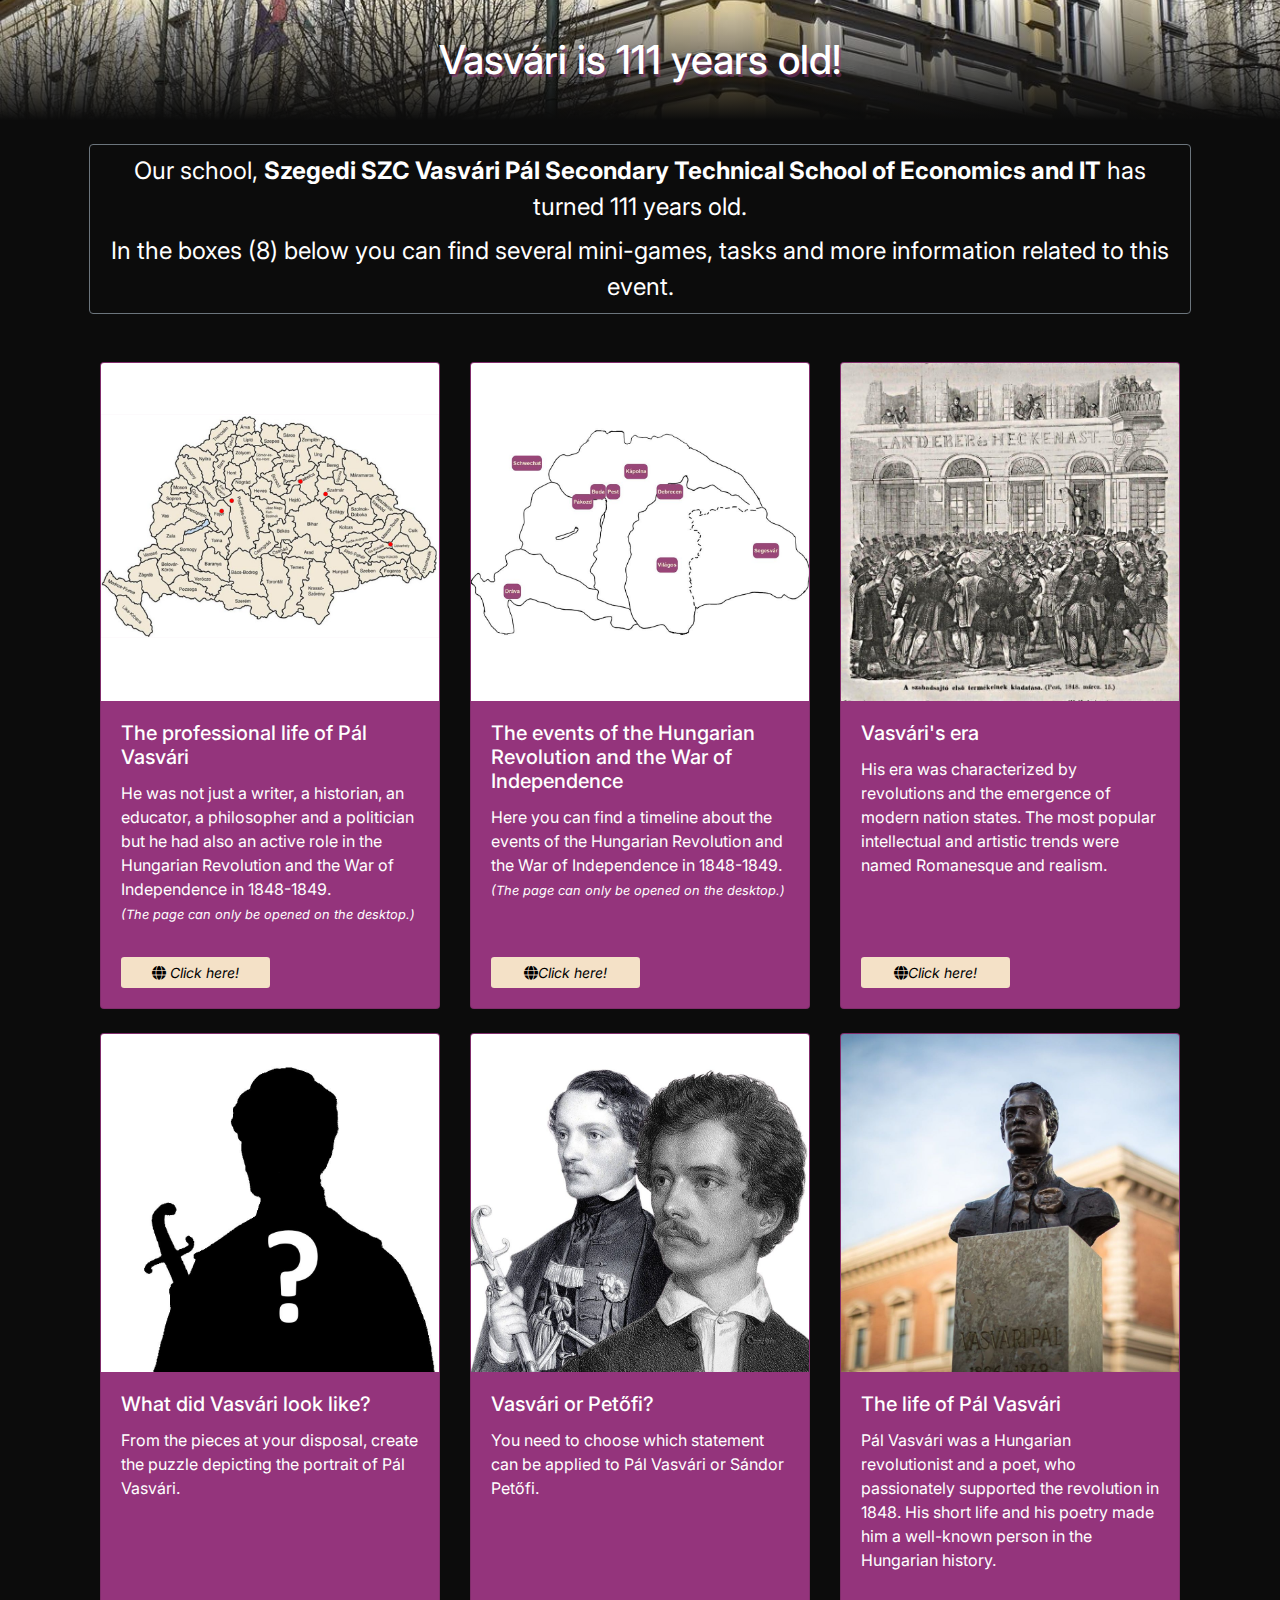
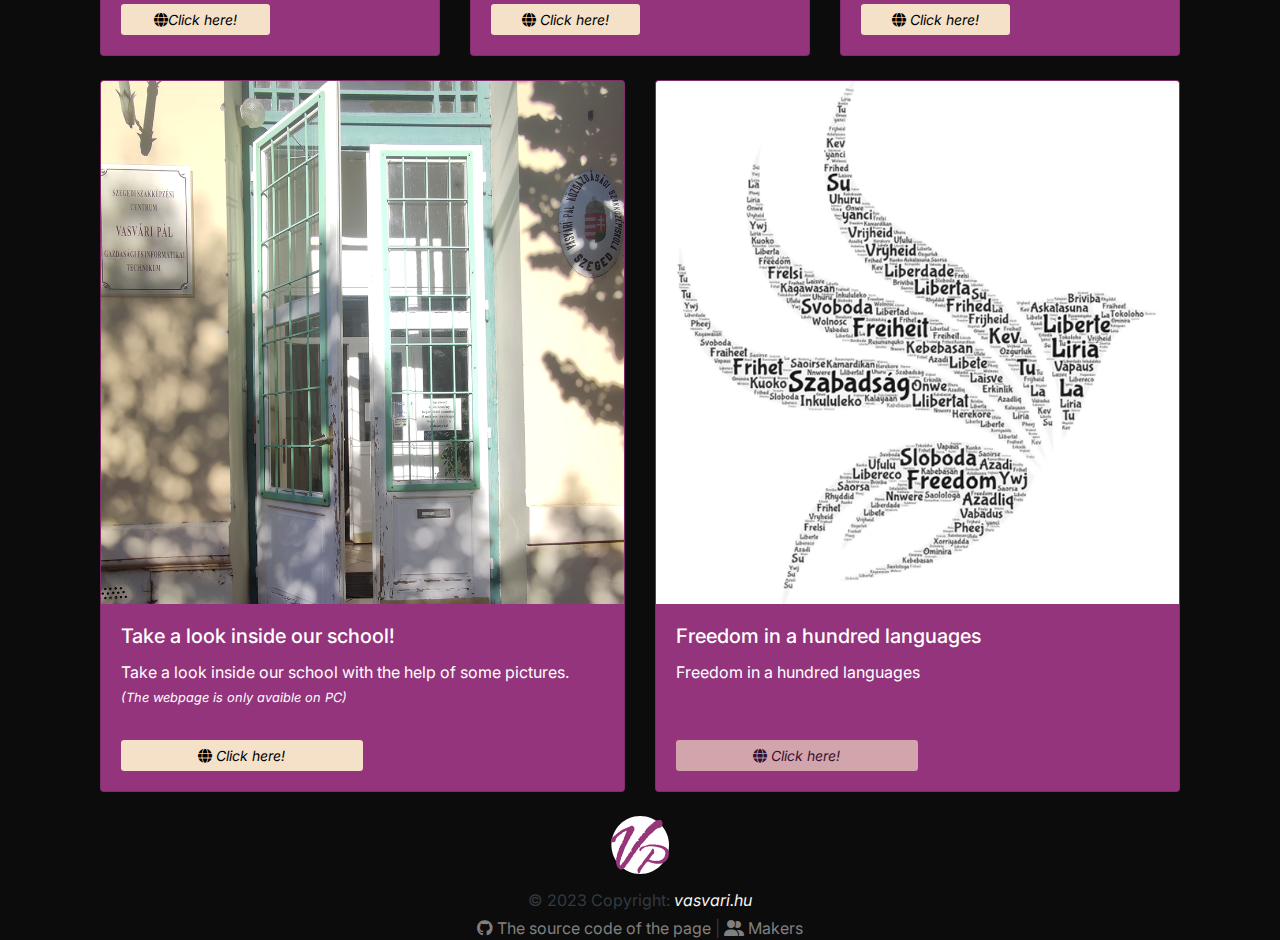
<file: index.html>
<!DOCTYPE html>
<html lang="en">
<head>
    <meta charset="UTF-8">
    <meta http-equiv="X-UA-Compatible" content="IE=edge">
    <meta name="viewport" content="width=device-width, initial-scale=1.0">
    <link rel="stylesheet" href="https://maxcdn.bootstrapcdn.com/bootstrap/4.5.2/css/bootstrap.min.css">
    <link rel="stylesheet" href="https://cdnjs.cloudflare.com/ajax/libs/font-awesome/6.2.0/css/all.css">
    <link rel="stylesheet" href="public/style/style.css">
    <link rel="icon" type="image/x-icon" href="public/files/logo.svg">
    <meta name="theme-color" content="#94347c">
    <meta property=”og:title” content="Vasvári 111"/>
    <meta property=”og:url” content="https://111.vasvari.org"/>
    <meta property=”og:site_name” content="Vasvári 111"/>
    <meta property=”og:image” content="https://111.vasvari.org/public/files/111.png"/>
    <meta property=”og:type” content="website"/>
    <meta property=”og:description” content="The 111.vasvari.org website was created for the 111th anniversary of the Szegedi SZC Vasvári Pál Secondary Technical School of Economics and IT."/>

    <title>Vasvári 111 - Main page</title>
</head>
<body>
    <div class="bg-nav">
    <header class="container-fluid pt-3">
        <h1 class="text-center mb-0 pb-3">Vasvári is 111 years old!</h1>
    </header>

</div>

<main class="container mt-4">

    <div class="row mx-1">
        <div class="col-12 border border-secondary rounded pt-2 text-center" id="intro">
            <p class="pb-0 mb-2">Our school, <strong>Szegedi SZC Vasvári Pál Secondary Technical School of Economics and IT</strong> has turned 111 years old.</p>
            <p class="pb-0 mb-2">In the boxes (8) below you can find several mini-games, tasks and more information related to this
              event.</p>
        </div>
    </div>

    <section id="gallery" class="mt-5">
        <div class="container">
          <div class="row cards">
          <div class="col-lg-4 mb-4 d-flex">
          <div class="card">
            <img src="public/files/vasvari_munkassaga.PNG" alt="The professional life of Pál Vasvári" title="The professional life of Pál Vasvári" class="card-img-top">
            <div class="card-body">
              <h5 class="card-title">The professional life of Pál Vasvári</h5>
              <p class="card-text">He was not just a writer, a historian, an educator, a philosopher and a politician but he had also an
                active role in the Hungarian Revolution and the War of Independence in 1848-1849.<br><i style="font-size: .8em">(The page can only be opened on the desktop.)</i></p>
            </div>
            <div class="card-footer text-muted mb-2" style="border-top: none; background-color: transparent;">
              <a href="vasvari_munkassaga/" class="btn btn-sm btn-vp"><i class="fa-solid fa-globe" style="color: #000;"></i> Click here!</a>
            </div>
           </div>
          </div>
          <div class="col-lg-4 mb-4 d-flex">
          <div class="card">
            <img src="public/files/szabadsagharc-esemenyei.jpg" alt="Events in the Hungarian War of Independence" title="Events in the Hungarian War of Independence" class="card-img-top">
            <div class="card-body">
              <h5 class="card-title">The events of the Hungarian Revolution and the War of Independence</h5>
              <p class="card-text">Here you can find a timeline about the events of the Hungarian Revolution and the War of
                Independence in 1848-1849.<br><i style="font-size: .8em">(The page can only be opened on the desktop.)</i></p>
            </div>
            <div class="card-footer text-muted mb-2" style="border-top: none; background-color: transparent;">
              <a href="szabadsagharc_esemenyei/" class="btn btn-sm btn-vp"><i class="fa-solid fa-globe" style="color: #000;"></i>Click here!</a>
            </div>
           </div>
          </div>
          <div class="col-lg-4 mb-4 d-flex">
          <div class="card">
            <img src="public/files/vasvari_kora.jpg" alt="Vasvári's era" title="Vasvári's era" class="card-img-top">
            <div class="card-body">
              <h5 class="card-title">Vasvári's era</h5>
              <p class="card-text">His era was characterized by revolutions and the emergence of modern nation states. The most
                popular intellectual and artistic trends were named Romanesque and realism.</p>
            </div>
            <div class="card-footer text-muted mb-2" style="border-top: none; background-color: transparent;">
              <a href="https://create.kahoot.it/share/pal-vasvari-test/fe71b29d-1d91-4ae8-ad34-d14effb19f81" target="_blank" class="btn btn-sm btn-vp"><i class="fa-solid fa-globe" style="color: #000;"></i>Click here!</a>
            </div>
           </div>
          </div>
          <div class="col-lg-4 mb-4 d-flex">
          <div class="card">
            <img src="public/files/hogyan-nezett-ki-vasvari.jpg" alt="What did Vasvári look like?" title="What did Vasvári look like?" class="card-img-top">
            <div class="card-body">
              <h5 class="card-title">What did Vasvári look like?</h5>
              <p class="card-text">From the pieces at your disposal, create the puzzle depicting the portrait of Pál Vasvári.</p>
            </div>
            <div class="card-footer text-muted mb-2" style="border-top: none; background-color: transparent;">
              <a href="hogy_nezett_ki_vasvari" class="btn btn-sm btn-vp"><i class="fa-solid fa-globe" style="color: #000;"></i>Click here!</a>
            </div>
           </div>
          </div>
          <div class="col-lg-4 mb-4 d-flex">
          <div class="card">
            <img src="public/files/vasvari-vagy-petofi.jpg" alt="Vasvári or Petőfi?" title="Vasvári or Petőfi?" class="card-img-top">
            <div class="card-body">
              <h5 class="card-title">Vasvári or Petőfi?</h5>
              <p class="card-text">You need to choose which statement can be applied to Pál Vasvári or Sándor Petőfi.</p>
            </div>
            <div class="card-footer text-muted mb-2" style="border-top: none; background-color: transparent;">
              <a href="vasvari_vagy_petofi/" class="btn btn-sm btn-vp"><i class="fa-solid fa-globe" style="color: #000;"></i> Click here!</a>
            </div>
           </div>
          </div>
          <div class="col-lg-4 mb-4 d-flex">
          <div class="card">
            <img src="public/files/vasvari-elete.jpg" alt="The life of Pál Vasvári" title="The life of Pál Vasvári" class="card-img-top">
            <div class="card-body">
              <h5 class="card-title">The life of Pál Vasvári</h5>
              <p class="card-text">Pál Vasvári was a Hungarian revolutionist and a poet, who passionately supported the revolution in 1848. His short life and his poetry made him a well-known person in the Hungarian history.</p>
            </div>
            <div class="card-footer text-muted mb-2" style="border-top: none; background-color: transparent;">
              <a href="vasvari_elete/" class="btn btn-sm btn-vp"><i class="fa-solid fa-globe" style="color: #000;"></i> Click here!</a>
            </div>
           </div>
          </div>
          <div class="col-lg-6 mb-4 d-flex">
          <div class="card">
            <img src="public/files/nezz_be_iskolankba.png" alt="Take a look inside our school!" title="Take a look inside our school!" class="card-img-top">
            <div class="card-body">
              <h5 class="card-title">Take a look inside our school!</h5>
              <p class="card-text">Take a look inside our school with the help of some pictures. <br><i style="font-size: .8em">(The webpage is only avaible on PC) </i></p>
            </div>
            <div class="card-footer text-muted mb-2" style="border-top: none; background-color: transparent;">
              <a href="iskolatour" class="btn btn-sm btn-vp"><i class="fa-solid fa-globe" style="color: #000;"></i> Click here!</a>
            </div>
           </div>
          </div>
          <div class="col-lg-6 mb-4 d-flex">
          <div class="card">
            <img src="public/files/szabadsag_szofelho.png" alt="Freedom in a hundred languages" title="Freedom in a hundred languages" class="card-img-top">
            <div class="card-body">
              <h5 class="card-title">Freedom in a hundred languages</h5>
              <p class="card-text">Freedom in a hundred languages</p>
            </div>
            <div class="card-footer text-muted mb-2" style="border-top: none; background-color: transparent;">
              <a href="#" class="btn btn-sm btn-vp disabled"><i class="fa-solid fa-globe" style="color: #000;" ></i> Click here!</a>
            </div>
           </div>
          </div>
        </div>
      </div>
      </section>
</main>

    <footer class="container-fluid text-center page-footer bg-vp2 text-dark">
        <div class="row">
            <div class="col-12" id="vp-logo">
                <img src="./public/files/logo.svg" class="img-fluid" alt="A Vasvári logója">
            </div>
        </div>
        <div class="footer-copyright text-center py-1">© 2023 Copyright:
          <a href="https://vasvari.hu"> vasvari.hu</a>
        </div>
        <div class="text-center">
          <a href="https://github.com/Mateyoo/vp111" style="font-style: normal; text-decoration: none;" class="footer-text">
            <i class="fa-brands fa-github"></i> 
            The source code of the page
          </a>
          | 
          <a href="keszitok/" style="font-style: normal; text-decoration: none;" class="footer-text">
            <i class="fa-solid fa-user-group footer-icon"></i> 
            Makers
          </a>
        </div>
    </footer>
</body>
</html>
</file>
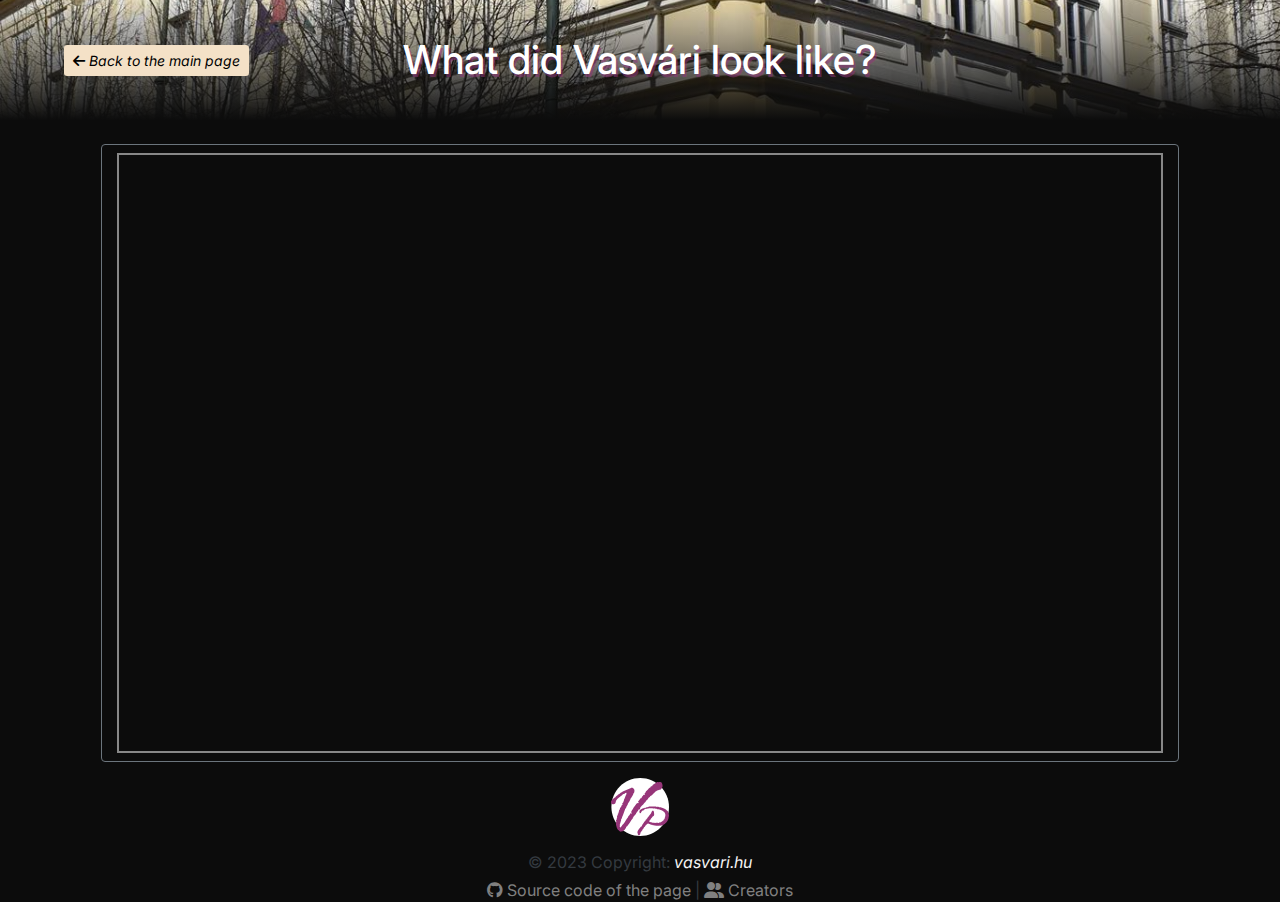
<file: hogy_nezett_ki_vasvari/index.html>
<!DOCTYPE html>
<html lang="en">
<head>
    <meta charset="UTF-8">
    <meta http-equiv="X-UA-Compatible" content="IE=edge">
    <meta name="viewport" content="width=device-width, initial-scale=1.0">
    <link rel="stylesheet" href="https://maxcdn.bootstrapcdn.com/bootstrap/4.5.2/css/bootstrap.min.css">
    <link rel="stylesheet" href="https://cdnjs.cloudflare.com/ajax/libs/font-awesome/6.2.0/css/all.css">
    <link rel="stylesheet" href="../public/style/style.css">
    <link rel="icon" type="image/x-icon" href="../public/files/logo.svg">
    <title>Vasvári 111 - What did Vasvári look like?</title>
</head>
<body class="d-flex flex-column min-vh-100">
    <div class="bg-nav">
    <header class="container-fluid pt-3">
        <h1 class="text-center mb-0 pb-3">What did Vasvári look like?</h1>
    </header>

</div>
<main class="container mt-4">
    <a href="../" class="btn btn-sm btn-vp btn-fooldal"><i title="Vissza a főoldalra" class="fa-solid fa-arrow-left"></i> <span class="btn-fooldal-szoveg">Back to the main page</span></a>
    <div class="row mx-3 mb-3">
        <div class="col-12 border border-secondary rounded pt-2 text-center" id="vp-elete">
            <iframe style="width: 100%; height: 600px; max-height: 90vh; border-style: solid; border-width: 2px; border-color: #888" allowFullScreen="true" src="https://www.jigsawexplorer.com/online-jigsaw-puzzle-player.html?frm=1&url=aHR0cHM6Ly91cGxvYWQud2lraW1lZGlhLm9yZy93aWtpcGVkaWEvY29tbW9ucy8zLzM5L1Zhc3YlQzMlQTFyaV9QJUMzJUExbF9tJUMzJUExcmNpdXNpX2lmaiVDMyVCQS5qcGc~&cred=VmFzdsOhcmkgUMOhbCBtw6FyY2l1c2kgaWZqw7osIMKpIFdpa2lwZWRpYQ~~&credu=aHR0cHM6Ly9odS53aWtpcGVkaWEub3JnL3dpa2kvRiVDMyVBMWpsOlZhc3YlQzMlQTFyaV9QJUMzJUExbF9tJUMzJUExcmNpdXNpX2lmaiVDMyVCQS5qcGc~&nop=20" title="Jigsaw Puzzle">Jigsaw Puzzle</iframe>
        </div>
    </div>

</main>

<footer class="container-fluid text-center page-footer bg-vp2 text-dark mt-auto">
    <div class="row">
        <div class="col-12" id="vp-logo">
            <img src="../public/files/logo.svg" class="img-fluid" alt="A Vasvári logója">
        </div>
    </div>
    <div class="footer-copyright text-center py-1">© 2023 Copyright:
      <a href="https://vasvari.hu"> vasvari.hu</a>
    </div>
    <div class="text-center">
      <a href="https://github.com/Mateyoo/vp111" style="font-style: normal; text-decoration: none;" class="footer-text">
        <i class="fa-brands fa-github"></i> 
        Source code of the page
      </a>
      | 
      <a href="../keszitok/" style="font-style: normal; text-decoration: none;" class="footer-text">
        <i class="fa-solid fa-user-group footer-icon"></i> 
        Creators
      </a>
    </div>
</footer>
</body>
</html>
</file>
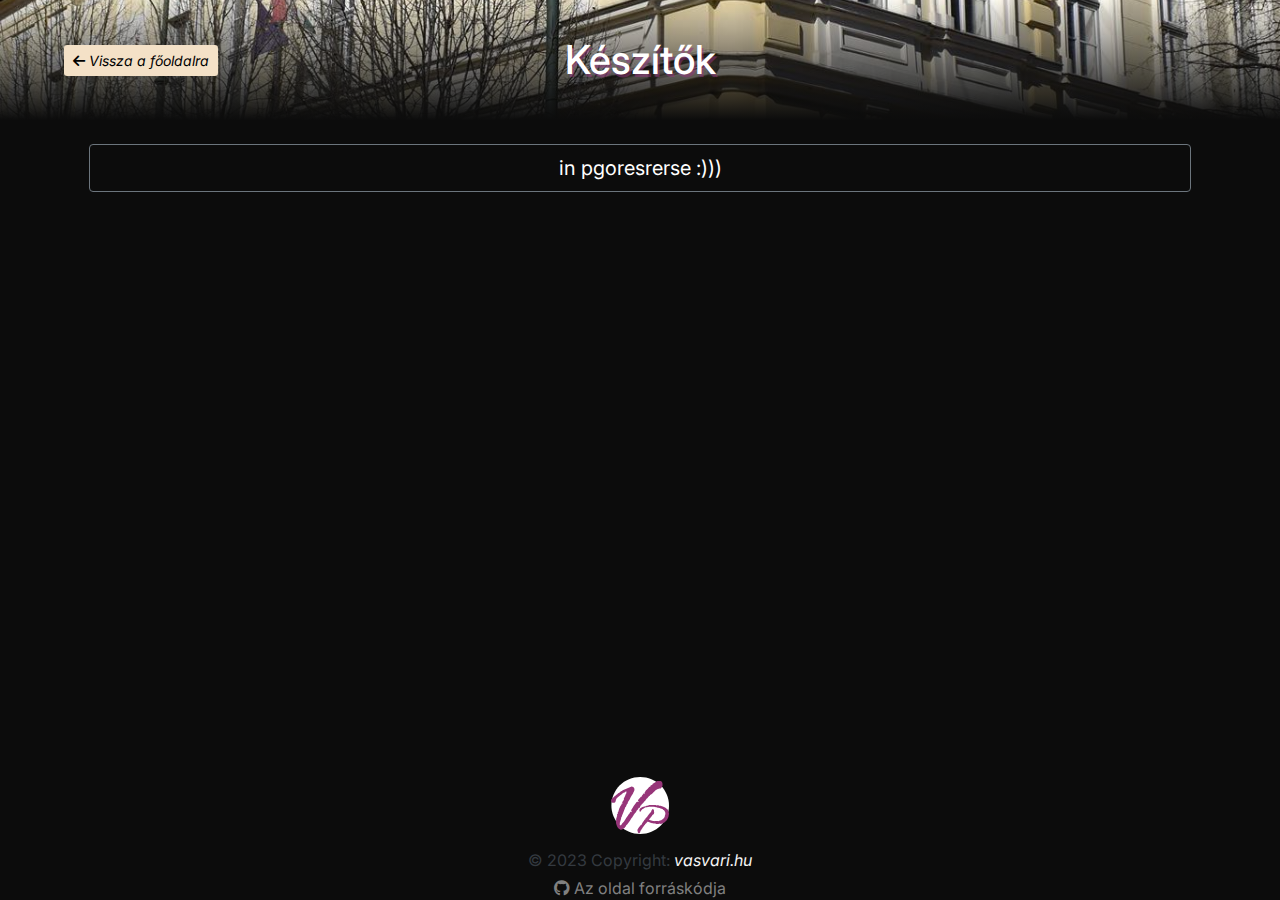
<file: keszitok/index.html>
<!DOCTYPE html>
<html lang="hu">
<head>
    <meta charset="UTF-8">
    <meta http-equiv="X-UA-Compatible" content="IE=edge">
    <meta name="viewport" content="width=device-width, initial-scale=1.0, maximum-scale=1.0, user-scalable=no">
    <link rel="stylesheet" href="https://maxcdn.bootstrapcdn.com/bootstrap/4.5.2/css/bootstrap.min.css">
    <link rel="stylesheet" href="https://cdnjs.cloudflare.com/ajax/libs/font-awesome/6.2.0/css/all.css">
    <script src="https://code.jquery.com/jquery-3.7.1.slim.min.js"></script>
    <link rel="stylesheet" href="../public/style/style.css">
    <link rel="icon" type="image/x-icon" href="../public/files/logo.svg">
    <meta name="theme-color" content="#94347c">
    <meta property=”og:title” content="Vasvári 111"/>
    <meta property=”og:url” content="https://111.vasvari.org"/>
    <meta property=”og:site_name” content="Vasvári 111"/>
    <meta property=”og:image” content="https://111.vasvari.org/public/files/111.png"/>
    <meta property=”og:type” content="website"/>
    <meta property=”og:description” content="A 111.vasvari.org oldal a Szegedi SZC Vasvári Pál Gazdasági és Informatikai Technikum 111. évfordulójára készült."/>
    <title>Vasvári 111 - Készítők</title>
</head>
<body class="d-flex flex-column min-vh-100">  
    <div class="bg-nav">
    <header class="container-fluid pt-3">
        <h1 class="text-center mb-0 pb-3">Készítők</h1>
    </header>

</div>
<main class="container mt-4">
    <a href="../" class="btn btn-sm btn-vp btn-fooldal"><i title="Vissza a főoldalra" class="fa-solid fa-arrow-left"></i> <span class="btn-fooldal-szoveg">Vissza a főoldalra</span></a>
    <div class="row mx-1 mb-3">
        <div class="col-12 border border-secondary rounded pt-2 text-center" id="vp-elete">
            <p class="pb-0 mb-2">in pgoresrerse :)))</span>
            

            </p>
        </div>
        </div>
    </div>

</main>

<footer class="container-fluid text-center page-footer bg-vp2 text-dark mt-auto">
    <div class="row">
        <div class="col-12" id="vp-logo">
            <img src="../public/files/logo.svg" class="img-fluid" alt="A Vasvári logója">
        </div>
    </div>
    <div class="footer-copyright text-center py-1">© 2023 Copyright:
      <a href="https://vasvari.hu"> vasvari.hu</a>
    </div>
    <div class="text-center">
      <a href="https://github.com/Mateyoo/vp111" style="font-style: normal; text-decoration: none;" class="footer-text">
        <i class="fa-brands fa-github"></i> 
        Az oldal forráskódja
      </a>
    </div>
</footer>
</body>
</html>
</file>
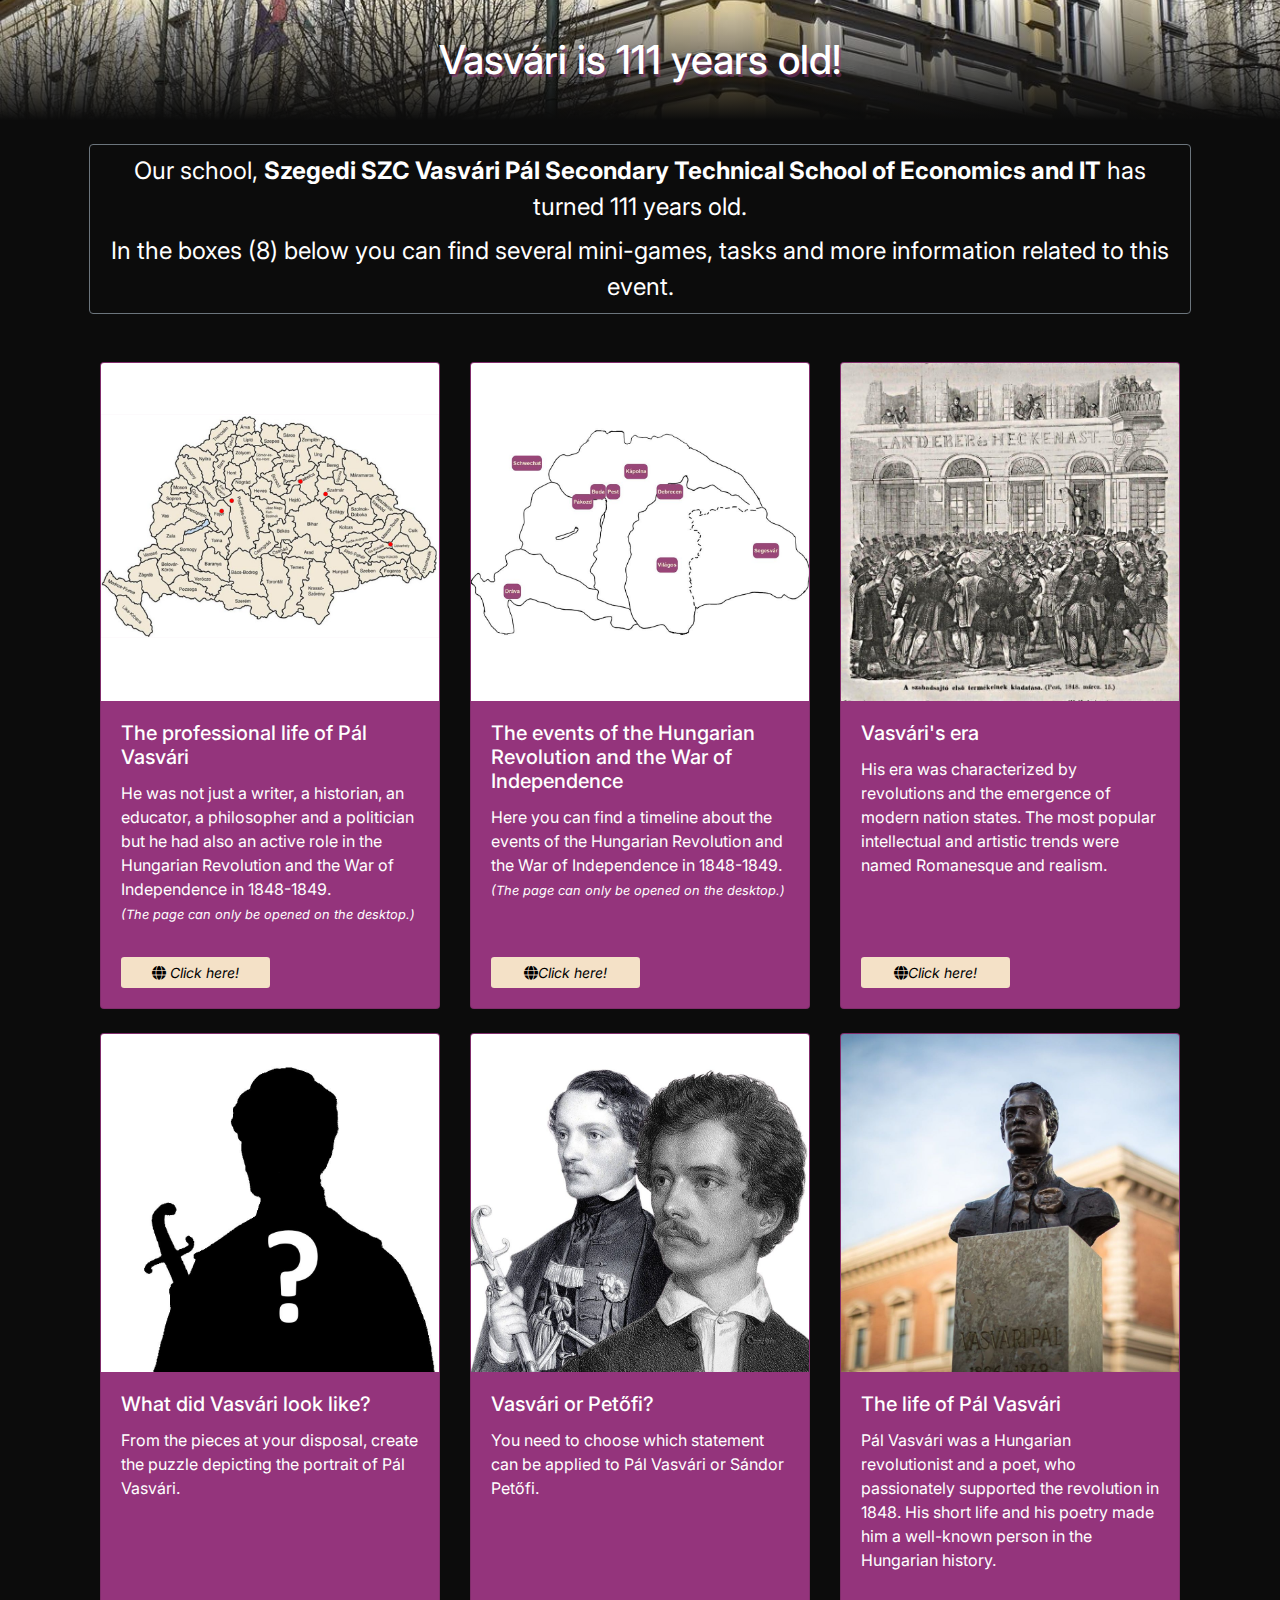
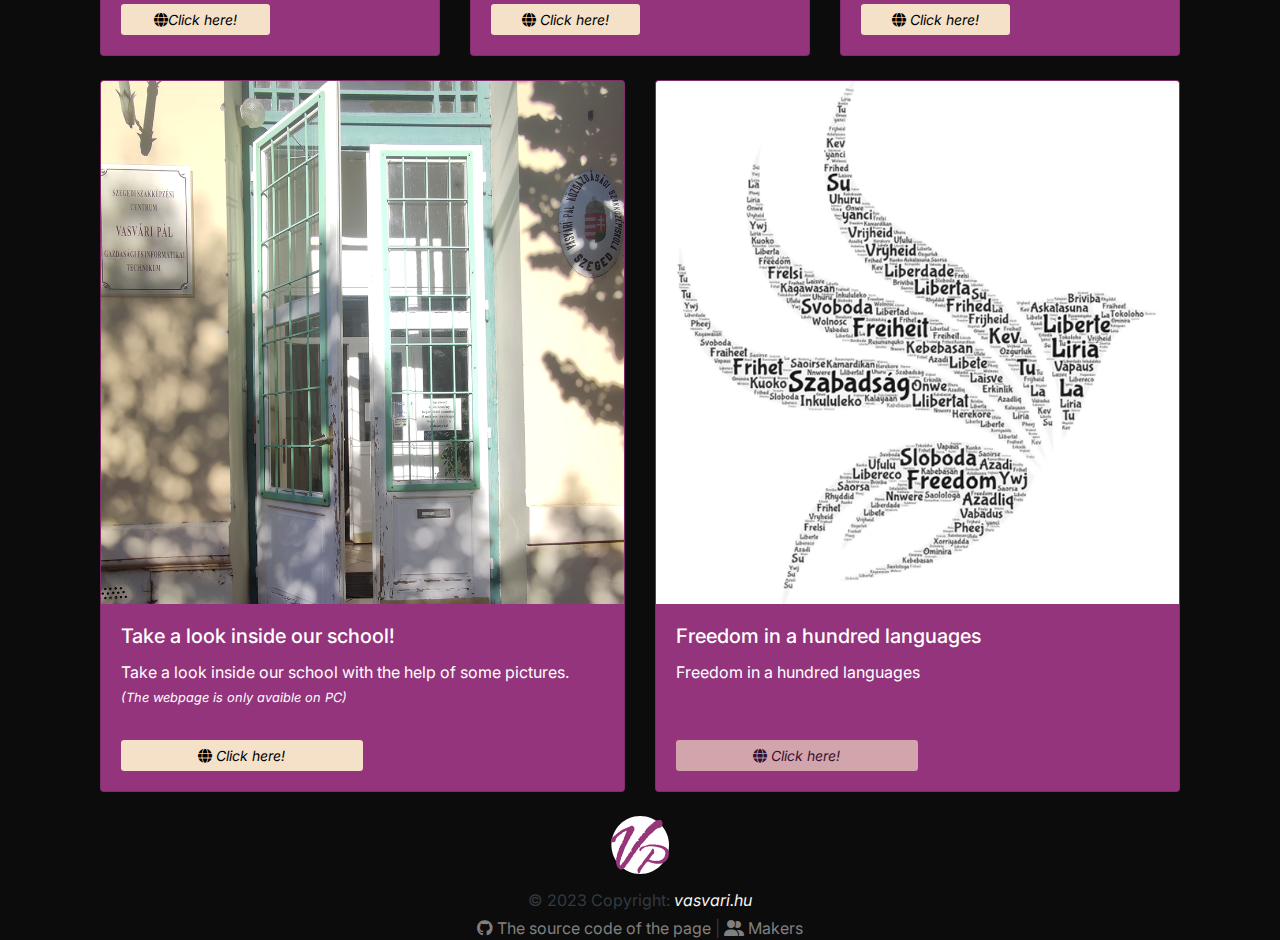
<file: szabadsagharc_esemenyei/index.html>
<!DOCTYPE html>
<html lang="en">
  <head>
    <meta charset="UTF-8">
    <meta http-equiv="X-UA-Compatible" content="IE=edge">
    <meta name="viewport" content="width=device-width, initial-scale=1.0">
    <link rel="stylesheet" href="../public/style/szabadsagharc.css" />
    <script src="../public/files/szabadsagharc.js"></script>
    <link rel="icon" type="image/x-icon" href="../public/files/logo.svg">
    <title>Vasvári 111 - "Events in the Hungarian War of Independence</title>
    <meta name="theme-color" content="#94347c">
    <meta property=”og:title” content="Vasvári 111"/>
    <meta property=”og:url” content="https://111.vasvari.org"/>
    <meta property=”og:site_name” content="Vasvári 111"/>
    <meta property=”og:image” content="https://111.vasvari.org/public/files/111.png"/>
    <meta property=”og:type” content="website"/>
    <meta property=”og:description” content="The 111.vasvari.org website was created for the 111th anniversary of the Szegedi SZC Vasvári Pál Secondary Technical School of Economics and IT."/>
  </head>
  <body>
    <div id="header">
      <h1>The Hungarian Revolution and the War of Independence in 1848-1849.</h1>
      <h2>Click on the name of the place and find out what happened there during this period of time.</h2>
    </div>
    <a href="../" id="main">Back to the main page</a>
  </div>
    <div id="container">
      <div>
        <button id="pestButton" class="locationButton">Pest</button>
        <div id="pestInfo" class="locationInfo" style="display: none">
          <p>
            Following the news of the Revolution in Vienna on 13th March, the revolution led by the Pilvax Circle
            <br />
            broke out in Pest. In Bratislava the Parliament voted for the <br />
            Kossuth program, which included the
            abolition of serfdom and joint  
            share of tax<br />
            burdens.
          </p>
        </div>
      </div>
      <div>
        <button id="dravaButton" class="locationButton">Dráva</button>
        <div id="dravaInfo" class="locationInfo" style="display: none">
          <p>
            The War of Independence began, the army of the Croatian Ban Jellasic,<br />
            the Imperial Lieutenant General crossed the Hungarian-Croatian border (Drava River).
          </p>
        </div>
      </div>
      <div>
        <button id="pakozdButton" class="locationButton">Pákozd</button>
        <div id="pakozdInfo" class="locationInfo" style="display: none">
          <p>
            In the Battle of Pákozd the Hungarian army stopped the one led by Jellacic, <br />
            and then it left the country.
          </p>
        </div>
      </div>
      <div>
        <button id="schwechatButton" class="locationButton">Schwechat</button>
        <div id="schwechatInfo" class="locationInfo" style="display: none">
          <p>
            Near the village of Schwechat (near Vienna), the Hungarian army led by János Móga  <br />was defeated by
            the imperial one led by Windisch-Gratz and Jellasics.
          </p>
        </div>
      </div>
      <div>
        <button id="debrecenButton" class="locationButton">Debrecen</button>
        <div id="debrecenInfo" class="locationInfo" style="display: none">
          <p>
            The National Assembly in Debrecen declared the dethronement of<br />
            the House of Habsburg.
          </p>
        </div>
      </div>
      <div>
        <button id="kapolnaButton" class="locationButton">Kápolna</button>
        <div id="kapolnaInfo" class="locationInfo" style="display: none">
          <p>
            At the Battle of Chapel, Henryk Dembiński is defeated 
            by Windisch-Grätz's<br />
            forces.
          </p>
        </div>
      </div>
      <div>
        <button id="budaButton" class="locationButton">Buda</button>
        <div id="budaInfo" class="locationInfo" style="display: none">
          <p>
            As the peak of the spring campaign the recapture of Buda takes place.
          </p>
        </div>
      </div>
      <div>
        <button id="segesvarButton" class="locationButton">Segesvár</button>
        <div id="segesvarInfo" class="locationInfo" style="display: none">
          <p>
            General József Bem and other Hungarian generals are 
            <b>defeated at the Battle of Segesvár.</b>
          </p>
        </div>
      </div>
      <div>
        <button id="vilagosButton" class="locationButton">Világos</button>
        <div id="vilagosInfo" class="locationInfo" style="display: none">
          <p>
            General Artúr Görgei handed the army over to the Austrians <br />
            at Világos, 30 km northeast of Arad.
          </p>
        </div>
      </div>
    </div>
  </body>
</html>
</file>
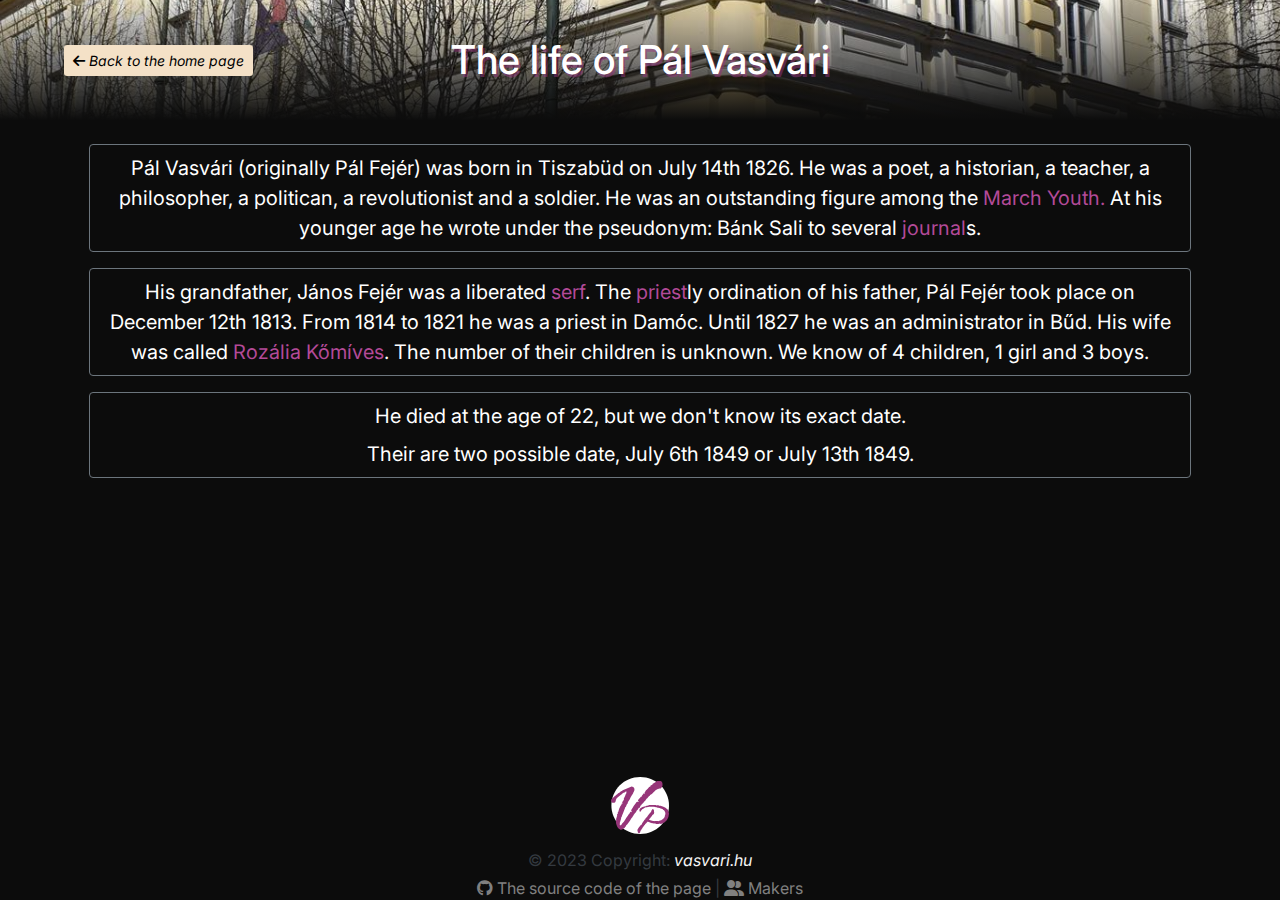
<file: vasvari_elete/index.html>
<!DOCTYPE html>
<html lang="hu">
<head>
    <meta charset="UTF-8">
    <meta http-equiv="X-UA-Compatible" content="IE=edge">
    <meta name="viewport" content="width=device-width, initial-scale=1.0, maximum-scale=1.0, user-scalable=no">
    <link rel="stylesheet" href="https://maxcdn.bootstrapcdn.com/bootstrap/4.5.2/css/bootstrap.min.css">
    <link rel="stylesheet" href="https://cdnjs.cloudflare.com/ajax/libs/font-awesome/6.2.0/css/all.css">
    <script src="https://code.jquery.com/jquery-3.7.1.slim.min.js"></script>
    <link rel="stylesheet" href="../public/style/style.css">
    <link rel="icon" type="image/x-icon" href="../public/files/logo.svg">
    <meta name="theme-color" content="#94347c">
    <meta property=”og:title” content="Vasvári 111"/>
    <meta property=”og:url” content="https://111.vasvari.org"/>
    <meta property=”og:site_name” content="Vasvári 111"/>
    <meta property=”og:image” content="https://111.vasvari.org/public/files/111.png"/>
    <meta property=”og:type” content="website"/>
    <meta property=”og:description” content="A 111.vasvari.org oldal a Szegedi SZC Vasvári Pál Gazdasági és Informatikai Technikum 111. évfordulójára készült."/>
    <title>Vasvári 111 - The life of Pál Vasvári</title>
    <script>
        document.addEventListener("touchstart", function() {}, true);
    </script>
</head>
<body class="d-flex flex-column min-vh-100">  
    <div class="bg-nav">
    <header class="container-fluid pt-3">
        <h1 class="text-center mb-0 pb-3">The life of Pál Vasvári</h1>
    </header>

</div>
<main class="container mt-4">
    <a href="../" class="btn btn-sm btn-vp btn-fooldal"><i title="Back to the home page" class="fa-solid fa-arrow-left"></i> <span class="btn-fooldal-szoveg">Back to the home page</span></a>
    <div class="row mx-1 mb-3">
        <div class="col-12 border border-secondary rounded pt-2 text-center" id="vp-elete">
            <p class="pb-0 mb-2">Pál Vasvári (originally Pál Fejér) was born in Tiszabüd on July 14th 1826. He was a poet, a historian, a teacher, a philosopher, a politican, a revolutionist and a soldier. He was an outstanding figure among the  <span class="vp-elete-kiemelt" id="k-i-1"><a></a>March Youth.</a></span>
            At his younger age he wrote under the pseudonym: Bánk Sali to several <span class="vp-elete-kiemelt" id="k-i-2"><a>journal</a></span>s.<span class="hiddenimg" id="h-i-2"><img src="../public/files/szepirodalmi-lap.jpg" width="250" /></span><span class="hiddenimg" id="h-i-1"><img src="../public/files/marciusi-ifjak.jpg" width="250" /></span>
            </p>
        </div>
        </div>
        <div class="row mx-1 mb-3">
            <div class="col-12 border border-secondary rounded pt-2 text-center" id="vp-elete">
                <p class="pb-0 mb-2">His grandfather, János Fejér was a liberated <span class="vp-elete-kiemelt" id="k-i-5"><a>serf</a></span>. The <span class="vp-elete-kiemelt" id="k-i-3"><a>priest</a></span>ly ordination of his father, Pál Fejér took place on December 12th 1813.  From 1814 to 1821 he was a priest in Damóc. Until 1827 he was an administrator in Bűd. His wife was called <span class="vp-elete-kiemelt" id="k-i-4"><a> Rozália Kőmíves</a></span>. The number of their children is unknown. We know of 4 children, 1 girl and 3 boys.
                    <span class="hiddenimg" id="h-i-5"><img src="../public/files/jobbagy.png" width="250" /></span>
                    <span class="hiddenimg" id="h-i-3"><img src="../public/files/pap.png" width="250" /></span>
                    <span class="hiddenimg" id="h-i-4"><img src="../public/files/felesege.jpg" width="250" /></span>
                </p>
            </div>
        </div>
        <div class="row mx-1 mb-3">
            <div class="col-12 border border-secondary rounded pt-2 text-center" id="vp-elete">
                <p class="pb-0 mb-2">He died at the age of 22, but we don't know its exact date.</p>
                <p class="pb-0 mb-2">Their are two possible date, July 6th 1849 or July 13th 1849.</p>
            </div>
        </div>
    </div>

</main>

<footer class="container-fluid text-center page-footer bg-vp2 text-dark mt-auto">
    <div class="row">
        <div class="col-12" id="vp-logo">
            <img src="../public/files/logo.svg" class="img-fluid" alt="A Vasvári logója">
        </div>
    </div>
    <div class="footer-copyright text-center py-1">© 2023 Copyright:
      <a href="https://vasvari.hu">vasvari.hu</a>
    </div>
    <div class="text-center">
      <a href="https://github.com/Mateyoo/vp111" style="font-style: normal; text-decoration: none;" class="footer-text">
        <i class="fa-brands fa-github"></i> 
        The source code of the page
      </a>
      | 
      <a href="../keszitok/" style="font-style: normal; text-decoration: none;" class="footer-text">
        <i class="fa-solid fa-user-group footer-icon"></i> 
        Makers
      </a>
    </div>
</footer>
</body>
</html>
</file>
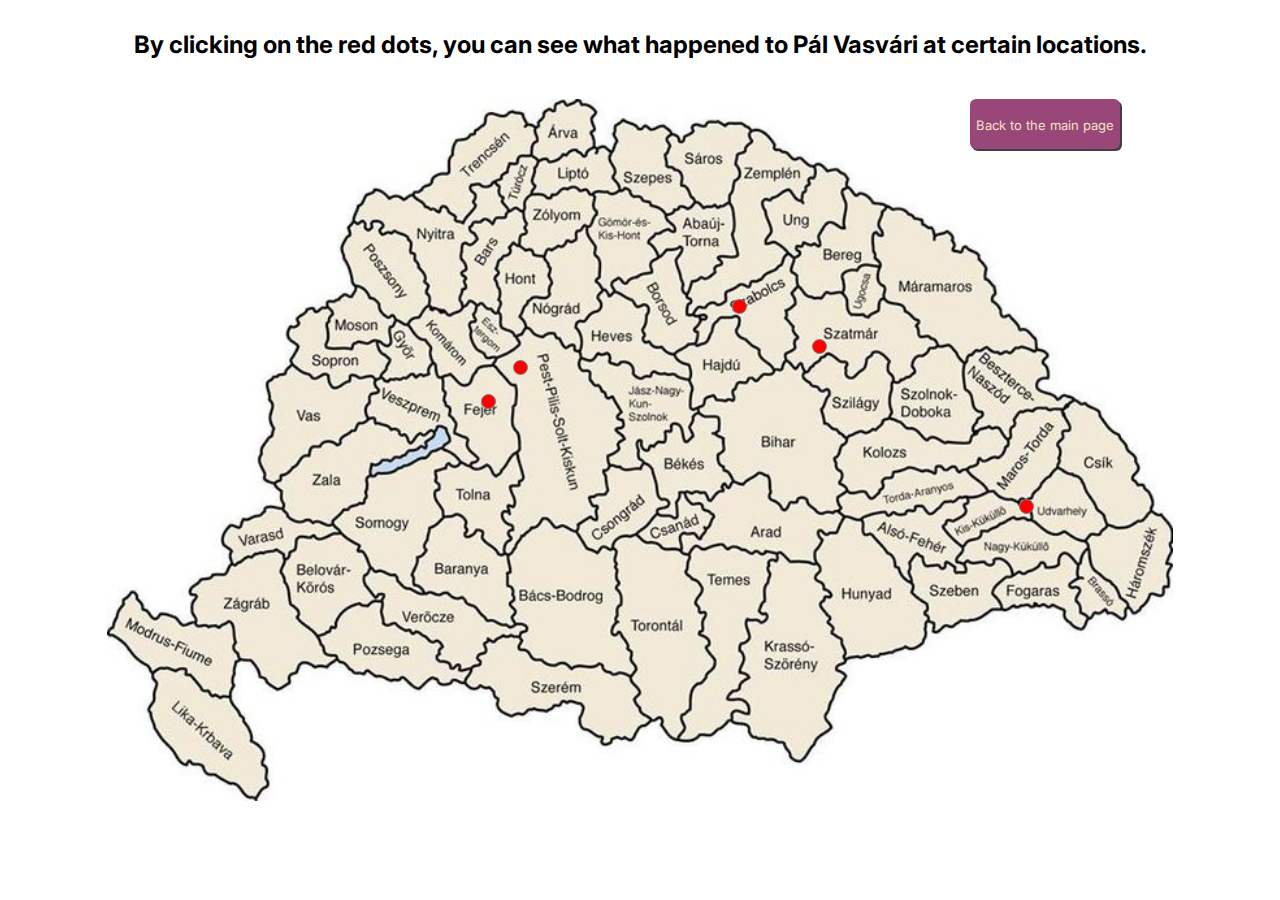
<file: vasvari_munkassaga/index.html>
<!DOCTYPE html>
<html lang="en">

<head>
    <meta charset="UTF-8">
    <meta name="viewport" content="width=device-width, initial-scale=1.0">
    <link rel="stylesheet" href="../public/style/vasvari_munkassaga.css">
    <script src="../public/files/vasvari_munkassaga.js"></script>
    <title>Vasvári 111 - The professional life of Pál Vasvári</title>
    <link rel="icon" type="image/x-icon" href="../public/files/logo.svg">
    <meta name="theme-color" content="#94347c">
    <meta property=”og:title” content="Vasvári 111"/>
    <meta property=”og:url” content="https://111.vasvari.org"/>
    <meta property=”og:site_name” content="Vasvári 111"/>
    <meta property=”og:image” content="https://111.vasvari.org/public/files/111.png"/>
    <meta property=”og:type” content="website"/>
    <meta property=”og:description” content="The 111.vasvari.org website was created for the 111th anniversary of the Szegedi SZC Vasvári Pál Secondary Technical School of Economics and IT."/>
</head>

<body>

    <h2 style="text-align: center; z-index: 7777777777777;  margin-top: 30px ;">By clicking on the red dots, you can see what happened to Pál Vasvári at certain locations.</h2>

    <div id="terkep">
        
        <button id="elso" class="gomb" onclick="mutat(1);" value="Off">
            <div id="elsoKartya" class="kartya">
                <img src="../public/files/szulohaz.jpg" alt="" height="200px">
                <p><span class="helyszin">Tiszavasvári</span>, known as <span class="helyszin">Bűd</span>, or <span class="helyszin">Tiszabűd</span></p>
                <p>He was born on 14th July 1826 here.</p>
            </div>    
        </button>

        <button id="masodik" class="gomb" onclick="mutat(2);" value="Off">
            <div id="masodikKartya" class="kartya">
                <img src="../public/files/Lead_2021142P2.jpg" alt="" height="200px">
                <p><span class="helyszin">Nagykároly</span></p>
                <P>From 1837 on he attended the Piarist Secondary School, and he was said to be an excellent student.</P>
            </div>  
        </button>

        <button id="harmadik" class="gomb" onclick="mutat(3);" value="Off">
            <a href="pest" id="linkPesthez">   </a>
            <div id="harmadikKartya">                
            </div>  
        </button>

        <button id="negyedik" class="gomb" onclick="mutat(4);" value="Off">
            <div id="negyedikKartya" class="kartya">
                <img src="../public/files/pe-malul-lacului-belis-fantanele.jpg" alt="" width="80%">
                <p><span class="helyszin">Fântânele</span>, in Hungarian means <span class="helyszin">Gyulakuta</span></p>
                <p>He died near this place on July 6, 1849.</p>
            </div>  
        </button>

       <button id="otodik" class="gomb" onclick="mutat(5);" value="Off">
            <div id="otodikKartya" class="kartya">
                <img src="../public/files/velenceito.jpg" alt="" width="80%">
                <p><span class="helyszin">Velence</span></p>
                <p>On 27th September 1848 he sent a report to a journal titled the Fifteenth of March: <span id="idezet">"seregünk már ide nehezen akart jönni, s általános a hír, miszerint innen tovább hátra nem fog vonulni"</span>
            </div>  
        </button>
        <a href="../" id="main">Back to the main page</a>
        </div>
    
</body>
</html>
</file>
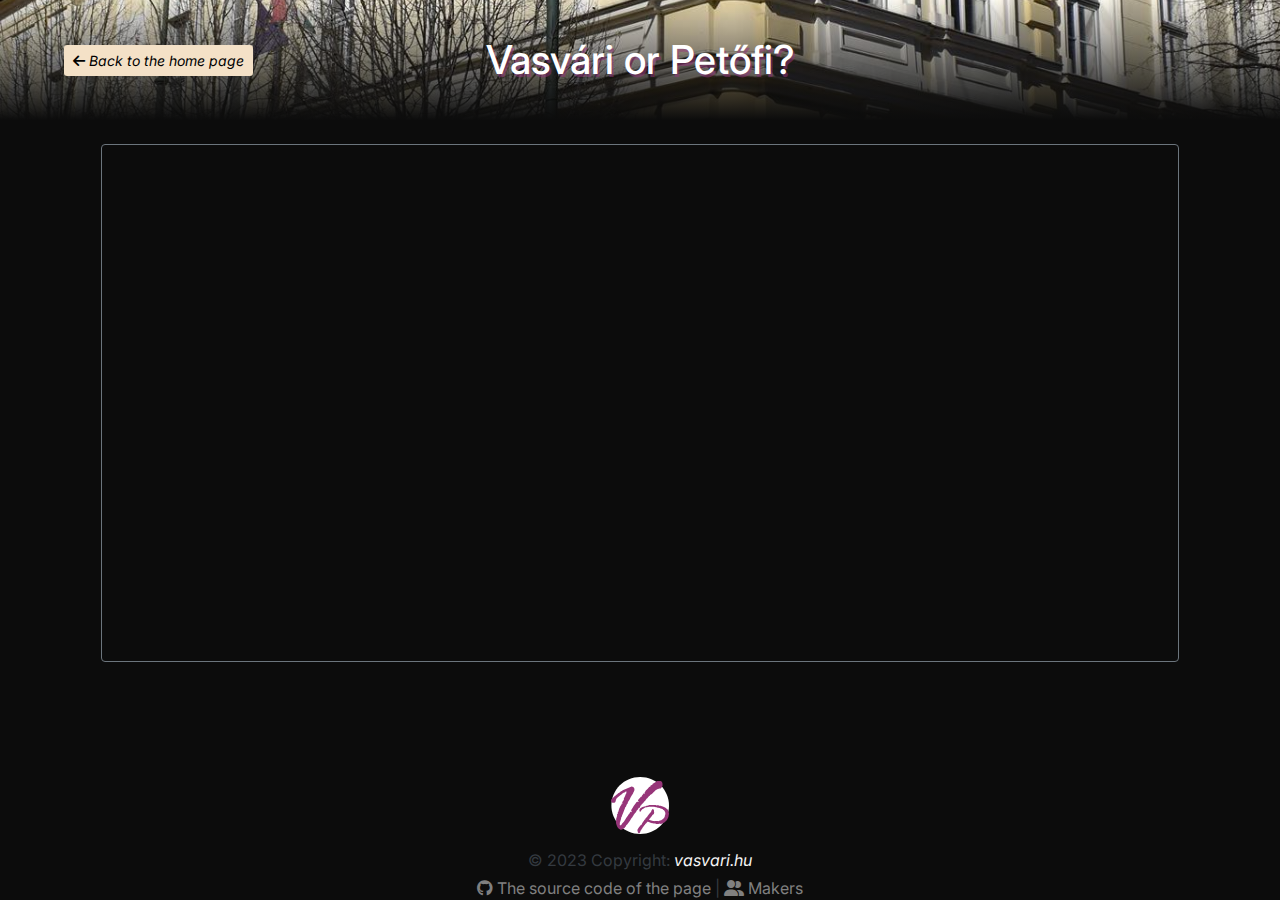
<file: vasvari_vagy_petofi/index.html>
<!DOCTYPE html>
<html lang="hu">
<head>
    <meta charset="UTF-8">
    <meta http-equiv="X-UA-Compatible" content="IE=edge">
    <meta name="viewport" content="width=device-width, initial-scale=1.0">
    <link rel="stylesheet" href="https://maxcdn.bootstrapcdn.com/bootstrap/4.5.2/css/bootstrap.min.css">
    <link rel="stylesheet" href="https://cdnjs.cloudflare.com/ajax/libs/font-awesome/6.2.0/css/all.css">
    <link rel="stylesheet" href="../public/style/style.css">
    <link rel="icon" type="image/x-icon" href="../public/files/logo.svg">
    <title>Vasvári 111 - Vasvári or Petőfi?</title>
</head>
<body class="d-flex flex-column min-vh-100">
    <div class="bg-nav">
    <header class="container-fluid pt-3">
        <h1 class="text-center mb-0 pb-3">Vasvári or Petőfi?</h1>
    </header>

</div>
<main class="container mt-4">
    <a href="../index.html" class="btn btn-sm btn-vp btn-fooldal"><i title="Back to the home page" class="fa-solid fa-arrow-left"></i> <span class="btn-fooldal-szoveg">Back to the home page</span></a>
    <div class="row mx-3 mb-3">
        <div class="col-12 border border-secondary rounded pt-2 text-center" id="vp-elete">
            <iframe src="https://learningapps.org/watch?v=pidvy1cmt23" style="border:0px;width:100%;height:500px" allowfullscreen="true" webkitallowfullscreen="true" mozallowfullscreen="true"></iframe>
        </div>
    </div>

</main>

<footer class="container-fluid text-center page-footer bg-vp2 text-dark mt-auto">
    <div class="row">
        <div class="col-12" id="vp-logo">
            <img src="../public/files/logo.svg" class="img-fluid" alt="A Vasvári logója">
        </div>
    </div>
    <div class="footer-copyright text-center py-1">© 2023 Copyright:
      <a href="https://vasvari.hu"> vasvari.hu</a>
    </div>
    <div class="text-center">
      <a href="https://github.com/Mateyoo/vp111" style="font-style: normal; text-decoration: none;" class="footer-text">
        <i class="fa-brands fa-github"></i> 
        The source code of the page
      </a>
      | 
      <a href="../keszitok/" style="font-style: normal; text-decoration: none;" class="footer-text">
        <i class="fa-solid fa-user-group footer-icon"></i> 
        Makers
      </a>
    </div>
</footer>
</body>
</html>
</file>
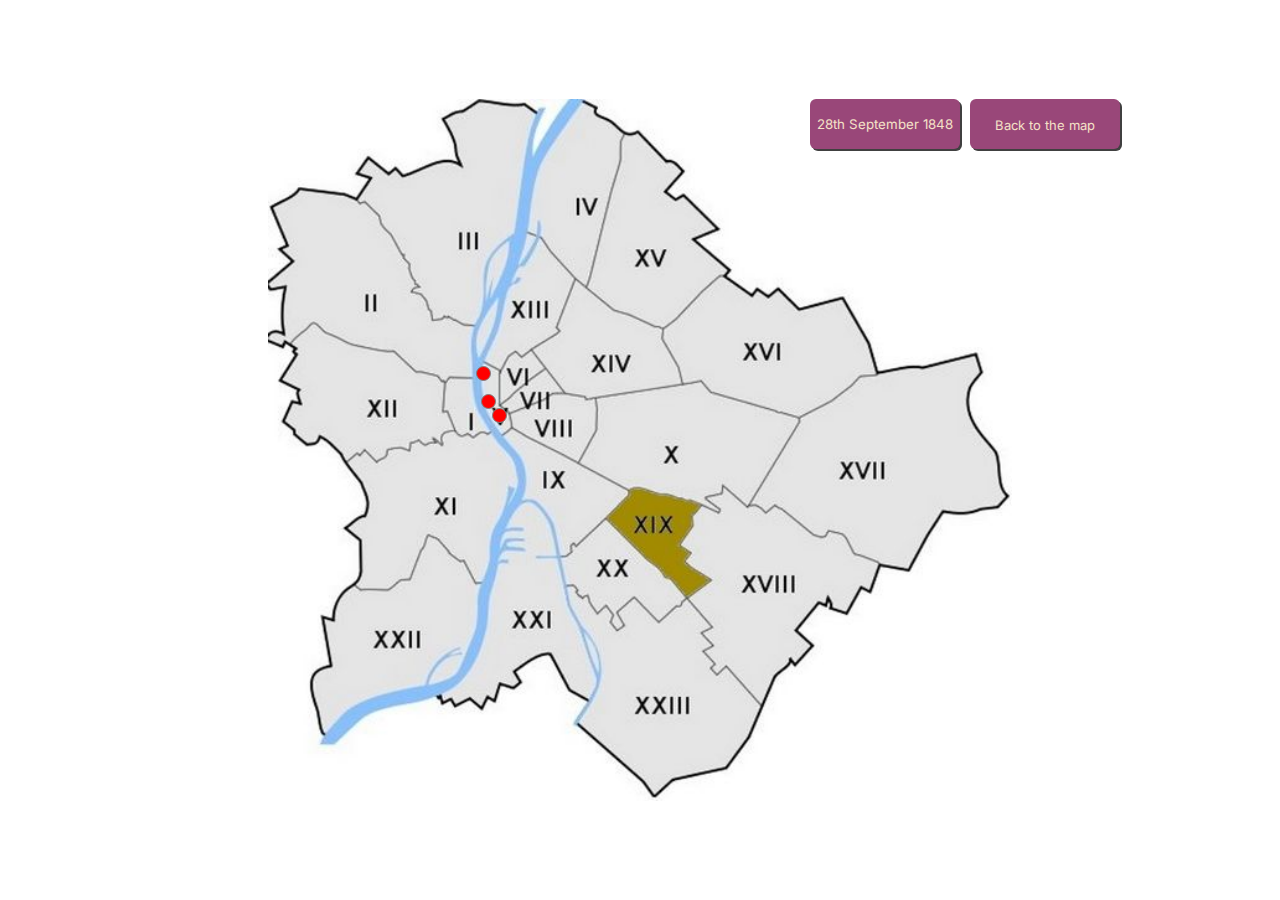
<file: vasvari_munkassaga/pest/index.html>
<!DOCTYPE html>
<html lang="en">
<head>
    <meta charset="UTF-8">
    <meta name="viewport" content="width=device-width, initial-scale=1.0">
    <link rel="stylesheet" href="../../public/style/vasvari_munkassaga.css">
    <title>Vasvári 111 - The professional life of Pál Vasvári (Pest)</title>
    <link rel="icon" type="image/x-icon" href="../../public/files/logo.svg">
    <meta name="theme-color" content="#94347c">
    <meta property=”og:title” content="Vasvári 111"/>
    <meta property=”og:url” content="https://111.vasvari.org"/>
    <meta property=”og:site_name” content="Vasvári 111"/>
    <meta property=”og:image” content="https://111.vasvari.org/public/files/111.png"/>
    <meta property=”og:type” content="website"/>
    <meta property=”og:description” content="The 111.vasvari.org website was created for the 111th anniversary of the Szegedi SZC Vasvári Pál Secondary Technical School of Economics and IT."/>
</head>
<body>
    <div id="pestTerkep">
        <button id="elso_" class="gomb" onclick="mutat(1);" value="Off">
            <div id="elso_Kartya" class="kartya">
                <img src="../../public/files/Teleki_Blanka.jpg" alt="" height="200px">
                <p><span class="helyszin">A boarding school was founded by Blanka Telei.</span></p>
                <p>Vasvári worked as a teacher here in 1847.</p>
            </div>  
        </button>
        <button id="masodik_" class="gomb" onclick="mutat(2);" value="Off">
            <div id="masodik_Kartya" class="kartya">
                <img src="../../public/files/a-penzugyminiszterium-epulete-1848-49-ben_ihj2r4tz.jpg" alt="" height="200px">
                <p><span class="helyszin">Ministry of Finance</span></p>
                <p>From 15th June 1848 Vasvári worked here as a secretary.</p>
            </div>  
        </button>
        <button id="harmadik_" class="gomb" onclick="mutat(3);" value="Off">
            <div id="harmadik_Kartya" class="kartya">
                <img src="../../public/files/Pilvax_Pest_Preiszler.jpg" alt="" width="80%">
                <p><span class="helyszin">Pilvax Café</span></p>
                <p>One of the most iconic locations of the revolution in 1848. Vasvári was a member of a group called the March Youth who started the revolution in this building.</p>
            </div>  
        </button>
        <button id="negyedik_" class="gomb" onclick="mutat(4);" value="Off">
            <p>28th September 1848</p>
            <div id="negyedik_Kartya" class="kartya">
                <img src="../../public/files/batthyany_lajos.webp" alt="" width="85%">
                In the Battle of Pákozd the Hungarian army stopped the one led by Jellacic, and then it left the country.
            </div>  
        </button>


        <a href="../" id="main">Back to the map</a>

    </div>
</body>
</html>

<script>
    function mutat(hanyadikTemp){    
    switch (hanyadikTemp){
        case 1:
            hanyadik = "elso_";
            break;
        case 2:
            hanyadik = "masodik_";
            break;
        case 3:
            hanyadik = "harmadik_";
            break;
        case 4:
            hanyadik = "negyedik_";
            break;
    }
    var currentValue = document.getElementById(hanyadik).value;

    if(currentValue == "Off"){
        document.getElementById(hanyadik).value="On";
        document.getElementById(hanyadik+"Kartya").style.display = "block";

    }
    else{
        document.getElementById(hanyadik).value="Off";
        document.getElementById(hanyadik+"Kartya").style.display = "none";
    }

    var elem = document.getElementById(hanyadik);

    
    const listak = ["elso_", "masodik_", "harmadik_", "negyedik_"];
    delete listak[hanyadikTemp-1];

    
    var state = document.getElementById(hanyadik).value;

    for (var i in listak){
        if(state == "On"){
            document.getElementById(listak[i]).style.display = "none";
        }
        else{
            document.getElementById(listak[i]).style.display = "block";

        }
    };


}

(function(a,b){if(/(android|bb\d+|meego).+mobile|avantgo|bada\/|blackberry|blazer|compal|elaine|fennec|hiptop|iemobile|ip(hone|od)|iris|kindle|lge |maemo|midp|mmp|mobile.+firefox|netfront|opera m(ob|in)i|palm( os)?|phone|p(ixi|re)\/|plucker|pocket|psp|series(4|6)0|symbian|treo|up\.(browser|link)|vodafone|wap|windows ce|xda|xiino/i.test(a)||/1207|6310|6590|3gso|4thp|50[1-6]i|770s|802s|a wa|abac|ac(er|oo|s\-)|ai(ko|rn)|al(av|ca|co)|amoi|an(ex|ny|yw)|aptu|ar(ch|go)|as(te|us)|attw|au(di|\-m|r |s )|avan|be(ck|ll|nq)|bi(lb|rd)|bl(ac|az)|br(e|v)w|bumb|bw\-(n|u)|c55\/|capi|ccwa|cdm\-|cell|chtm|cldc|cmd\-|co(mp|nd)|craw|da(it|ll|ng)|dbte|dc\-s|devi|dica|dmob|do(c|p)o|ds(12|\-d)|el(49|ai)|em(l2|ul)|er(ic|k0)|esl8|ez([4-7]0|os|wa|ze)|fetc|fly(\-|_)|g1 u|g560|gene|gf\-5|g\-mo|go(\.w|od)|gr(ad|un)|haie|hcit|hd\-(m|p|t)|hei\-|hi(pt|ta)|hp( i|ip)|hs\-c|ht(c(\-| |_|a|g|p|s|t)|tp)|hu(aw|tc)|i\-(20|go|ma)|i230|iac( |\-|\/)|ibro|idea|ig01|ikom|im1k|inno|ipaq|iris|ja(t|v)a|jbro|jemu|jigs|kddi|keji|kgt( |\/)|klon|kpt |kwc\-|kyo(c|k)|le(no|xi)|lg( g|\/(k|l|u)|50|54|\-[a-w])|libw|lynx|m1\-w|m3ga|m50\/|ma(te|ui|xo)|mc(01|21|ca)|m\-cr|me(rc|ri)|mi(o8|oa|ts)|mmef|mo(01|02|bi|de|do|t(\-| |o|v)|zz)|mt(50|p1|v )|mwbp|mywa|n10[0-2]|n20[2-3]|n30(0|2)|n50(0|2|5)|n7(0(0|1)|10)|ne((c|m)\-|on|tf|wf|wg|wt)|nok(6|i)|nzph|o2im|op(ti|wv)|oran|owg1|p800|pan(a|d|t)|pdxg|pg(13|\-([1-8]|c))|phil|pire|pl(ay|uc)|pn\-2|po(ck|rt|se)|prox|psio|pt\-g|qa\-a|qc(07|12|21|32|60|\-[2-7]|i\-)|qtek|r380|r600|raks|rim9|ro(ve|zo)|s55\/|sa(ge|ma|mm|ms|ny|va)|sc(01|h\-|oo|p\-)|sdk\/|se(c(\-|0|1)|47|mc|nd|ri)|sgh\-|shar|sie(\-|m)|sk\-0|sl(45|id)|sm(al|ar|b3|it|t5)|so(ft|ny)|sp(01|h\-|v\-|v )|sy(01|mb)|t2(18|50)|t6(00|10|18)|ta(gt|lk)|tcl\-|tdg\-|tel(i|m)|tim\-|t\-mo|to(pl|sh)|ts(70|m\-|m3|m5)|tx\-9|up(\.b|g1|si)|utst|v400|v750|veri|vi(rg|te)|vk(40|5[0-3]|\-v)|vm40|voda|vulc|vx(52|53|60|61|70|80|81|83|85|98)|w3c(\-| )|webc|whit|wi(g |nc|nw)|wmlb|wonu|x700|yas\-|your|zeto|zte\-/i.test(a.substr(0,4)))window.location=b})(navigator.userAgent||navigator.vendor||window.opera,'../');

</script>
</file>
<file: public/style/style.css>
@import url('https://fonts.googleapis.com/css2?family=Inter:wght@100;200;300;400;500;600;700;800;900&display=swap');

* {
    font-family: Inter;
}

h1 {
    text-shadow: 2px 3px rgba(148, 52, 124, .5);
}

body{
    background-color: #0c0c0c;
    color: white;
}
a{
    text-decoration: none;
    color: whitesmoke;
    /*text-transform: italic;*/
    font-style: italic;
}

a:hover {
    color: whitesmoke;
}

.i-sbs1 {
    max-height: auto;
    padding: 5px;
    overflow: hidden;
}

.bg-nav {
    background-image: linear-gradient(to bottom, rgba(0, 0, 0, 0), rgba(12,12,12, 1)), url('../files/vasvari.jpg');
    height: 80%;
    width: 100%;
    background-size: cover;
    background-position: center;
    color: #fff;
    padding: 20px;
    text-align: center;
}

.btn{
    color: white;
    width: 50%;
}

.cards>div:hover, #intro:hover, #vp-elete:hover {
    transform: scale(1.025);
}
.cards>div, #intro, #vp-elete {
    scale: 1;
    transition: .25s;
}

#intro {
    font-size: 1.5em;
}
#vp-elete {
    font-size: 1.25em;
}


#vp-logo > img {
    height: 7.5vh;
    padding-bottom: 10px;
    transition: .25s;
}

#vp-logo > img:hover {
    transform: scale(1.03);
}

.bg-vp {
    background-color: #94347c;
}

.card {
    background-color: #94347c;
}

.current {
    background-color: #94347c;
}

.btn-vp {
    background-color: #f4e1c7;
    color: #000;
    scale: 1;
    transition: .25s;
}

.btn:hover {
    background-color: #d0c0a9;
    transform: scale(1.03);
}

a:hover>i {
    -webkit-animation-name: fa-beat;
    animation-name: fa-beat;
-webkit-animation-delay: var(--fa-animation-delay, 0s);
    animation-delay: var(--fa-animation-delay, 0s);
-webkit-animation-direction: var(--fa-animation-direction, normal);
    animation-direction: var(--fa-animation-direction, normal);
-webkit-animation-duration: var(--fa-animation-duration, 1s);
    animation-duration: var(--fa-animation-duration, 1s);
-webkit-animation-iteration-count: var(--fa-animation-iteration-count, infinite);
    animation-iteration-count: var(--fa-animation-iteration-count, infinite);
-webkit-animation-timing-function: var(--fa-animation-timing, ease-in-out);
    animation-timing-function: var(--fa-animation-timing, ease-in-out);
    }

.footer-text {
    color: #808080;
}

.footer-icon:hover>i {
    -webkit-animation-name: fa-fade;
    animation-name: fa-fade;
-webkit-animation-delay: var(--fa-animation-delay, 0s);
    animation-delay: var(--fa-animation-delay, 0s);
-webkit-animation-direction: var(--fa-animation-direction, normal);
    animation-direction: var(--fa-animation-direction, normal);
-webkit-animation-duration: var(--fa-animation-duration, 2s);
    animation-duration: var(--fa-animation-duration, 2s);
-webkit-animation-iteration-count: var(--fa-animation-iteration-count, infinite);
    animation-iteration-count: var(--fa-animation-iteration-count, infinite);
-webkit-animation-timing-function: var(--fa-animation-timing, cubic-bezier(0.4, 0, 0.6, 2));
    animation-timing-function: var(--fa-animation-timing, cubic-bezier(0.4, 0, 0.6, 2));
}

.btn-fooldal {
    width: fit-content;
    position: absolute;
    left: 5%;
    top: 5%;
}

/* @media screen and (max-width: 767px) {
    .mobile {margin-bottom:20px;}
    } */
@media screen and (max-width: 767px) {
    .mobile {min-height:50vh;}
    .btn-fooldal {
        width: min-content;
    }
    .btn-fooldal-szoveg {
        display: none;
    }
}

@media screen and (max-width: 450px) {
    .btn-fooldal {
        top: 1%;
        left: 1%;
        scale: 0.7;
    }
}

.vp-elete-kiemelt, .vp-elete-kiemelt a {
    color: #b34a98;
    z-index:99;
    text-decoration: none;
    font-style: normal;
}

.hiddenimg {
    display: none;
    transition: .25s;
  }
  
  #k-i-1:hover ~ #h-i-1, 
  #k-i-2:hover ~ #h-i-2, 
  #k-i-3:hover ~ #h-i-3, 
  #k-i-4:hover ~ #h-i-4, 
  #k-i-5:hover ~ #h-i-5 {
    display: block;
    z-index: 98;
    -webkit-user-select: none;
    -webkit-touch-callout: none;  
  }


#vp-elete-b {
    height: 10vh;
}
</file>
<file: public/style/szabadsagharc.css>
@import url('https://fonts.googleapis.com/css2?family=Inter:wght@100;200;300;400;500;600;700;800;900&display=swap');

* {
  box-sizing: border-box;
  font-family: Inter;
}

body {
  background-color: black;
  color: white;
}

h1 {
  text-align: center;
  font-size: 50px;
  font-weight: bold;
}

#main{
  position: absolute;
  left: 0;
  top: 0;
  text-decoration: none;
  height: 20px;
  width: 20px;
  text-align: center;
  padding-top: 18px;
  background-color: #994779;
  border: none;
  box-shadow: 2px 2px rgba(0, 0, 0, 0.75);
  height: 50px;
  width: 150px;
  border-radius: 6px;
  color: #f4e1c7;
  font-size: small;
}

h2 {
  text-align: center;
  font-size: 30px;
  font-weight: bold;
}

#container {
  background-image: url('../files/terkep.jpeg');
  background-size: cover;
  background-repeat: no-repeat;
  width: 85%;
  height: 100vh;
  margin: auto auto;
}

img {
  max-width: 100%;
  max-height: 100%;
}

.locationButton {
  border-radius: 20px;
  background-color: #994779;
  color: #F4E1C7;
  font-weight: bold;
  height: 7.5%;
  font-size: 25px;
  border: none;
}

.locationInfo {
  padding: 0px 10px;
  border: 5px solid black;
  border-radius: 20px;
  background-color: #F4E1C7;
  color: black;
  font-size: 20px;
  z-index: 50;
  border: none;
}

#pestButton {
  position: absolute;
  top: 46%;
  left: 41.5%;
}

#pestInfo {
  position: absolute;
  top: 53.5%;
  left: 41.5%;
}

#budaButton {
  position: absolute;
  top: 46%;
  left: 37.5%;
}

#budaInfo {
  position: absolute;
  top: 40%;
  left: 12%;
}

#pakozdButton {
  position: absolute;
  top: 51%;
  left: 33%;
}

#pakozdInfo {
  position: absolute;
  top: 58.5%;
  left: 10.5%;
}

#dravaButton {
  position: absolute;
  top: 95%;
  left: 16%;
}

#dravaInfo {
  position: absolute;
  top: 86.5%;
  left: 15.5%;
}

#schwechatButton {
  position: absolute;
  top: 32%;
  left: 18%;
}

#schwechatInfo {
  position: absolute;
  top: 21%;
  left: 18%;
}

#debrecenButton {
  position: absolute;
  top: 46%;
  left: 54%;
}

#debrecenInfo {
  position: absolute;
  top: 53.5%;
  left: 54%;
}

#kapolnaButton {
  position: absolute;
  top: 36%;
  left: 46%;
}

#kapolnaInfo {
  position: absolute;
  top: 27.5%;
  left: 46%;
}

#segesvarButton {
  position: absolute;
  top: 75%;
  left: 78%;
}

#segesvarInfo {
  position: absolute;
  top: 68.5%;
  left: 54%;
}

#vilagosButton {
  position: absolute;
  top: 82%;
  left: 54%;
}

#vilagosInfo {
  position: absolute;
  top: 73.5%;
  left: 54%;
}
</file>
<file: public/style/vasvari_munkassaga.css>
@import url('https://fonts.googleapis.com/css2?family=Inter:wght@100;200;300;400;500;600;700;800;900&display=swap');

*{
    padding: 0;
    margin: 0;
    box-sizing: border-box;
    font-family: Inter;
}

#terkep{
    background-image: url(../files/map.jpg);
    background-repeat: no-repeat;
    background-size: contain;
    height: 702px;
    width: 1066px;
    margin: 0;
    position: absolute;
    top: 50%;
    left: 50%;
    -ms-transform: translate(-50%, -50%);
    transform: translate(-50%, -50%);
    z-index: 1;

}
#pestTerkep{
    background-image: url(../files/pest.jpg);
    background-repeat: no-repeat;
    background-size: contain;
    height: 702px;
    width: 1066px;
    margin: 0;
    background-position: center center;

    position: absolute;
    top: 50%;
    left: 50%;
    -ms-transform: translate(-25%, -25%);
    transform: translate(-50%, -50%);
    z-index: 1;
}

.gomb{
    background-color: red;
    border-radius:100% ;
    height: 15px;
    width: 15px;
    border: 1px solid grey;
}

.kartya{
    background-color: white;
    width: 150px;
}

.helyszin {
    font-weight: bold;
    font-style: italic;
}

#idezet{
    font-style: italic;
}


#elso{                      /* Itt született : Tiszabűdő*/
    position: absolute;
    right: 40%;
    top: 28.5%;
}
#masodik{                   /*itt járt suliba : Nagykároly*/
    position: absolute;
    right: 32.5%;
    top: 34.25%;
}

#harmadik{                  /*Ez pest kb minden mást itt csinált sok sikert*/
    position: absolute;
    right: 60.5%;
    top: 37.25%;
}

#negyedik{                  /*Itt halt meg Fântânele vagy más néven: Gyulakuta*/
    position: absolute;
    right: 13%;
    top: 57%;
}

#otodik{                   /* Szatmár megye*/
    position: absolute;
    right: 63.5%;
    top: 42%;
}
/* 
#hatodik{                 /*  szabolcs megye
    position: absolute;
    right: 37%;
    top: 30%;
}

#hetedik{                   bihar megye
    position: absolute;
    right: 36%;
    top: 45%;
} 

#nyolcadik{                 velence
    position: absolute;
    right: 63.5%;
    top: 42%;
}*/

#elsoKartya, #elso_Kartya{                
    display: none;
    position: absolute;
    background-color: rgb(189, 193, 196);
    padding: 10px;
    width: 2300%;
    margin: auto;
    right: 50%;
    transform: translateX(50%);
    top: 120%;
    border-radius:5px ;
    box-shadow: 2px 2px rgba(0, 0, 0, 0.75);
}

#masodikKartya, #masodik_Kartya{
    display: none;
    position: absolute;
    background-color: rgb(189, 193, 196);
    padding: 10px;
    width: 2300%;
    margin: auto;
    right: 50%;
    transform: translateX(50%);
    top: 120%;
    border-radius:5px ;
    box-shadow: 2px 2px rgba(0, 0, 0, 0.75);
}

#harmadikKartya, #harmadik_Kartya{
    display: none;
    position: absolute;
    background-color: rgb(189, 193, 196);
    padding: 10px;
    width: 2300%;
    margin: auto;
    right: 50%;
    transform: translateX(50%);
    top: 120%;
    border-radius:5px ;
    box-shadow: 2px 2px rgba(0, 0, 0, 0.75);
}

#negyedikKartya, #negyedik_Kartya{
    display: none;
    position: absolute;
    background-color: rgb(189, 193, 196);
    padding: 10px;
    width: 2300%;
    margin: auto;
    right: 50%;
    transform: translateX(50%);
    top: 120%;
    border-radius:5px ;
    box-shadow: 2px 2px rgba(0, 0, 0, 0.75);
}

#otodikKartya{
    display: none;
    position: absolute;
    background-color: rgb(189, 193, 196);
    padding: 10px;
    width: 2300%;
    margin: auto;
    right: 50%;
    transform: translateX(50%);
    top: 120%;
    border-radius:5px ;
    box-shadow: 2px 2px rgba(0, 0, 0, 0.75);
}

#hatodikKartya{
    display: none;
}

#hetedikKartya{
    display: none;
}

#nyolcadikKartya{
    display: none;
}

#elso_{                     /*Teleki Blanka által alapított nevelőintéze*/
    position: absolute;
    right: 63.5%;
    top: 42%;
}

#masodik_{                  /*Pénzügyminisztérium*/
    position: absolute;
    right: 64%;
    top: 38%;
}

#harmadik_{                  /*pilvax*/
    position: absolute;
    right: 62.5%;
    top: 44%;
}

#negyedik_{                  /*1848. szeptember 28-án futárként a fővárosba érkezett Batthyány Lajos miniszterelnök levelével és azzal a hírrel, hogy Jellasics 24 órás fegyverszünetet kötött. */
    position: absolute;
    right: 20%;
    top: 0%;
    background-color: #994779;
    border: none;
    box-shadow: 2px 2px rgba(0, 0, 0, 0.75);
    height: 50px;
    width: 150px;
    border-radius: 6px;
    color: #f4e1c7;
}

#linkPesthez{
    color: transparent;
}

#main{
    position: absolute;
    right: 5%;
    height: 20px;
    width: 20px;
    text-align: center;
    padding-top: 18px;
    background-color: #994779;
    border: none;
    box-shadow: 2px 2px rgba(0, 0, 0, 0.75);
    height: 50px;
    width: 150px;
    border-radius: 6px;
    color: #f4e1c7;
    font-size: small;
}
a{
    text-decoration: none;
    color: #f4e1c7;
}

#negyedik_Kartya{
    position: absolute;
    background-color: rgb(189, 193, 196);
    padding: 10px;
    width: 200%;
    margin: auto;
    right: 50%;
    transform: translateX(50%);
    top: 120%;
    border-radius:5px ;
    box-shadow: 2px 2px rgba(0, 0, 0, 0.75);
    color: black;
}
#negyedik_Kartya img{
    display: block;
    margin: auto;
    padding-bottom: 8px;
}

#masodik_Kartya{
    position: absolute;
    background-color: rgb(189, 193, 196);
    padding: 10px;
    width: 2300%;
    margin: auto;
    right: 50%;
    transform: translateX(50%);
    top: 120%;
    border-radius:5px ;
    box-shadow: 2px 2px rgba(0, 0, 0, 0.75);
    
}

#elso_Kartya{
    position: absolute;
    background-color: rgb(189, 193, 196);
    padding: 10px;
    width: 2300%;
    margin: auto;
    right: 50%;
    transform: translateX(50%);
    top: 120%;
    border-radius:5px ;
    box-shadow: 2px 2px rgba(0, 0, 0, 0.75);
}

#harmadik_Kartya{
    position: absolute;
    background-color: rgb(189, 193, 196);
    padding: 10px;
    width: 2300%;
    margin: auto;
    right: 50%;
    transform: translateX(50%);
    top: 120%;
    border-radius:5px ;
    box-shadow: 2px 2px rgba(0, 0, 0, 0.75);
}
</file>
